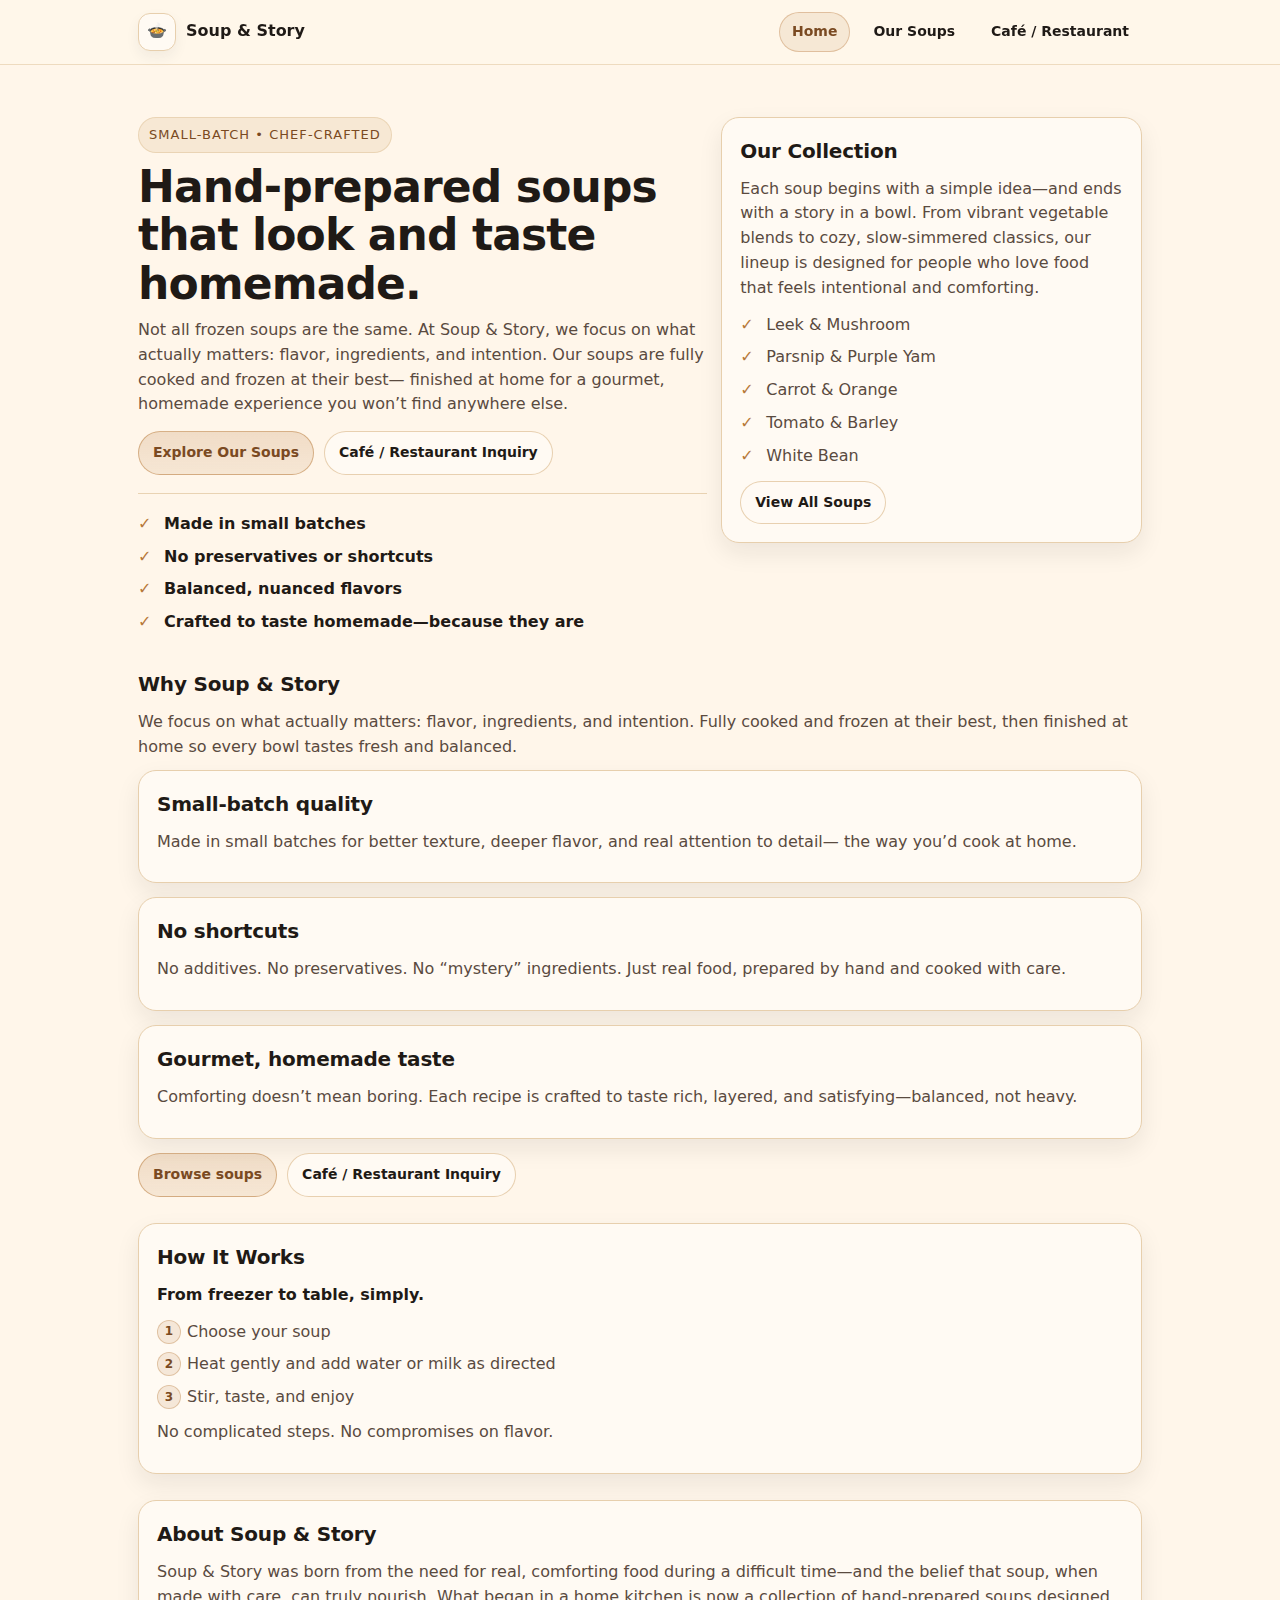
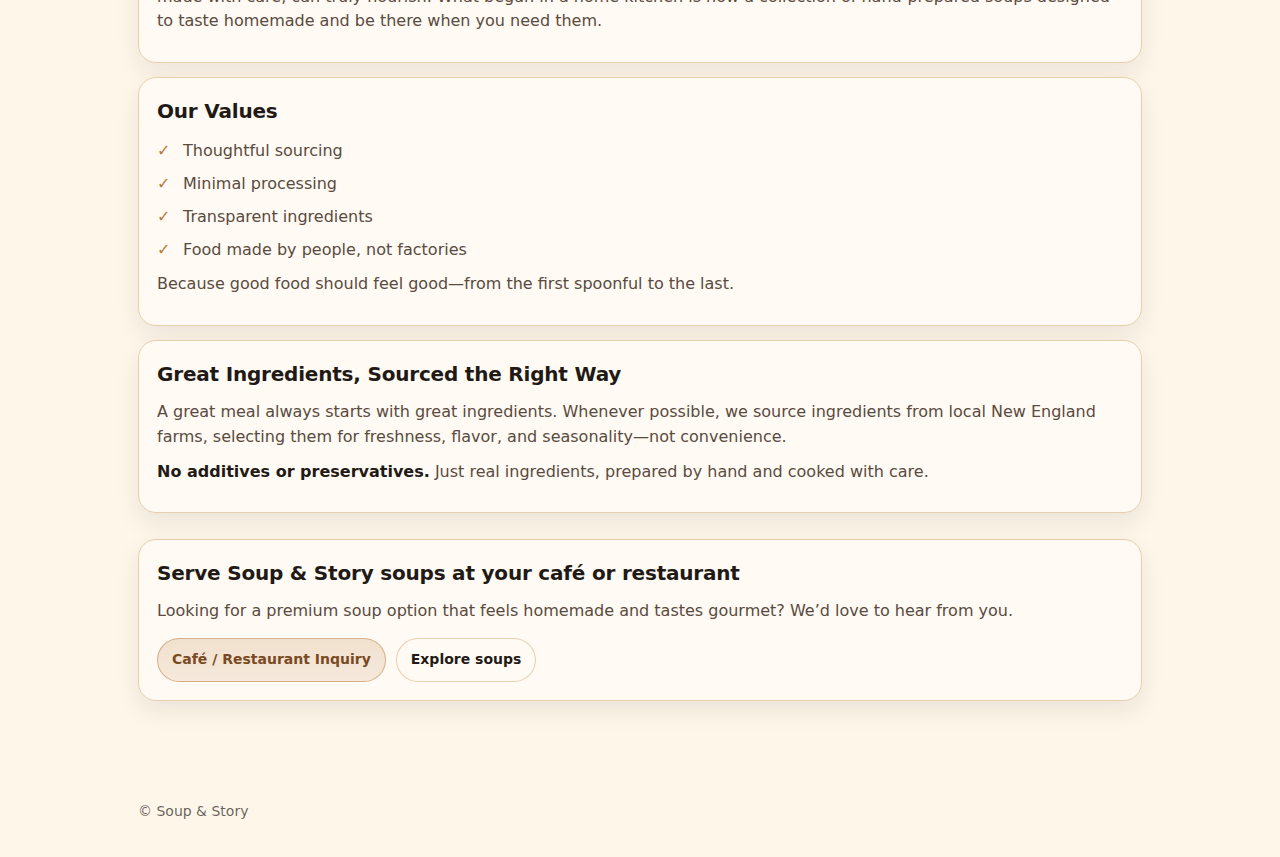
<file: index.html>
<!doctype html>
<html lang="en">
<head>
  <meta charset="utf-8">
  <title>Soup & Story | Gourmet Soup, Cooked with Care</title>
  <meta name="viewport" content="width=device-width, initial-scale=1">
  <meta name="description" content="Hand-prepared, small-batch soups that look and taste homemade. Fully cooked and frozen at their best—finished at home for a gourmet experience in minutes.">
  <link rel="stylesheet" href="style.css">
</head>
<body>

<header>
  <div class="navbar">
    <a class="brand" href="index.html">
      <div class="logo">🍲</div>
      <strong>Soup & Story</strong>
    </a>
    <nav>
      <ul>
        <li><a class="active" href="index.html">Home</a></li>
        <li><a href="soups.html">Our Soups</a></li>
        <li><a href="inquiry.html">Café / Restaurant</a></li>
      </ul>
    </nav>
  </div>
</header>

<main>

  <!-- HERO -->
  <section class="hero">
    <div>
      <div class="kicker">Small-batch • Chef-crafted</div>
      <h1>Hand-prepared soups that look and taste homemade.</h1>
      <p>
        Not all frozen soups are the same. At Soup & Story, we focus on what actually matters:
        flavor, ingredients, and intention. Our soups are fully cooked and frozen at their best—
        finished at home for a gourmet, homemade experience you won’t find anywhere else.
      </p>

      <div class="actions">
        <a class="button primary" href="soups.html">Explore Our Soups</a>
        <a class="button" href="inquiry.html">Café / Restaurant Inquiry</a>
      </div>

      <hr class="sep">

      <ul class="list-check">
        <li><strong>Made in small batches</strong></li>
        <li><strong>No preservatives or shortcuts</strong></li>
        <li><strong>Balanced, nuanced flavors</strong></li>
        <li><strong>Crafted to taste homemade—because they are</strong></li>
      </ul>
    </div>

    <div class="card">
      <h2>Our Collection</h2>
      <p>
        Each soup begins with a simple idea—and ends with a story in a bowl.
        From vibrant vegetable blends to cozy, slow-simmered classics, our lineup is designed
        for people who love food that feels intentional and comforting.
      </p>
      <ul class="list-check">
        <li>Leek & Mushroom</li>
        <li>Parsnip & Purple Yam</li>
        <li>Carrot & Orange</li>
        <li>Tomato & Barley</li>
        <li>White Bean</li>
      </ul>
      <div class="actions" style="margin-top:12px;">
        <a class="button" href="soups.html">View All Soups</a>
      </div>
    </div>
  </section>

  <!-- WHY -->
  <section>
    <h2>Why Soup & Story</h2>
    <p>
      We focus on what actually matters: flavor, ingredients, and intention.
      Fully cooked and frozen at their best, then finished at home so every bowl tastes fresh and balanced.
    </p>

    <div class="grid">
      <div class="card">
        <h2>Small-batch quality</h2>
        <p>
          Made in small batches for better texture, deeper flavor, and real attention to detail—
          the way you’d cook at home.
        </p>
      </div>

      <div class="card">
        <h2>No shortcuts</h2>
        <p>
          No additives. No preservatives. No “mystery” ingredients.
          Just real food, prepared by hand and cooked with care.
        </p>
      </div>

      <div class="card">
        <h2>Gourmet, homemade taste</h2>
        <p>
          Comforting doesn’t mean boring. Each recipe is crafted to taste rich, layered,
          and satisfying—balanced, not heavy.
        </p>
      </div>
    </div>

    <div class="actions" style="margin-top:14px;">
      <a class="button primary" href="soups.html">Browse soups</a>
      <a class="button" href="inquiry.html">Café / Restaurant Inquiry</a>
    </div>
  </section>

  <!-- HOW IT WORKS -->
  <section>
    <div class="card">
      <h2>How It Works</h2>
      <p><strong>From freezer to table, simply.</strong></p>
      <ol class="list-check">
        <li>Choose your soup</li>
        <li>Heat gently and add water or milk as directed</li>
        <li>Stir, taste, and enjoy</li>
      </ol>
      <p>No complicated steps. No compromises on flavor.</p>
    </div>
  </section>

  <!-- ABOUT + VALUES + INGREDIENTS -->
  <section>
    <div class="grid">
      <div class="card">
        <h2>About Soup & Story</h2>
        <p>
          Soup & Story was born from the need for real, comforting food during a difficult time—and the belief
          that soup, when made with care, can truly nourish. What began in a home kitchen is now a collection of
          hand-prepared soups designed to taste homemade and be there when you need them.
        </p>
      </div>

      <div class="card">
        <h2>Our Values</h2>
        <ul class="list-check">
          <li>Thoughtful sourcing</li>
          <li>Minimal processing</li>
          <li>Transparent ingredients</li>
          <li>Food made by people, not factories</li>
        </ul>
        <p>Because good food should feel good—from the first spoonful to the last.</p>
      </div>

      <div class="card">
        <h2>Great Ingredients, Sourced the Right Way</h2>
        <p>
          A great meal always starts with great ingredients. Whenever possible, we source ingredients from local
          New England farms, selecting them for freshness, flavor, and seasonality—not convenience.
        </p>
        <p><strong>No additives or preservatives.</strong> Just real ingredients, prepared by hand and cooked with care.</p>
      </div>
    </div>
  </section>

  <!-- FINAL CTA -->
  <section>
    <div class="card">
      <h2>Serve Soup & Story soups at your café or restaurant</h2>
      <p>
        Looking for a premium soup option that feels homemade and tastes gourmet?
        We’d love to hear from you.
      </p>
      <div class="actions">
        <a class="button primary" href="inquiry.html">Café / Restaurant Inquiry</a>
        <a class="button" href="soups.html">Explore soups</a>
      </div>
    </div>
  </section>

</main>

<footer>
  <div>© Soup & Story</div>
</footer>

</body>
</html>
</file>
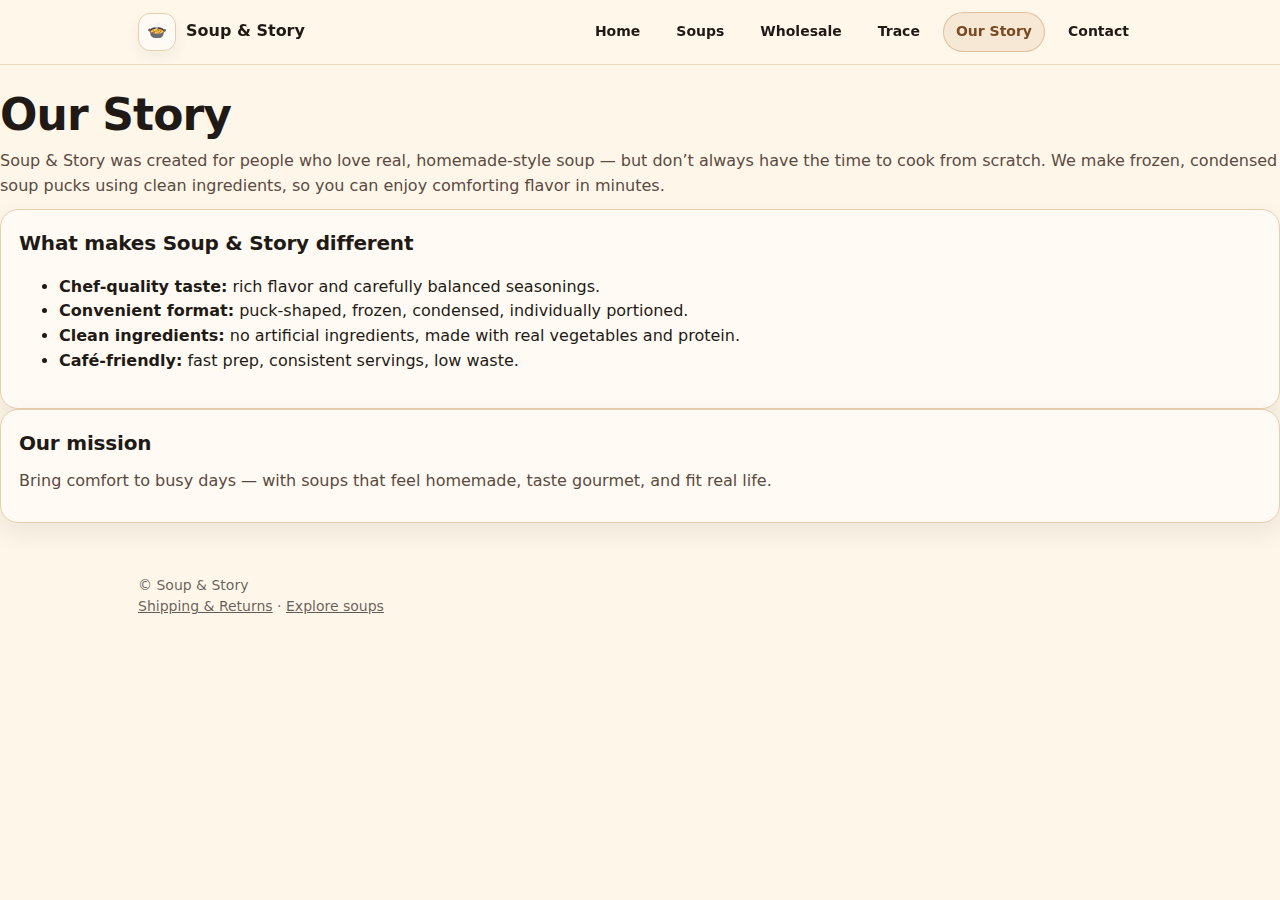
<file: about.html>
<!doctype html>
<html lang="en">
<head>
  <meta charset="utf-8">
  <title>Our Story | Soup & Story</title>
  <meta name="viewport" content="width=device-width, initial-scale=1">
  <link rel="stylesheet" href="style.css">
</head>
<body>

<header>
  <div class="navbar">
    <a class="brand" href="index.html">
      <div class="logo">🍲</div>
      <strong>Soup & Story</strong>
    </a>
<nav>
  <ul>
    <li><a href="index.html">Home</a></li>
    <li><a href="products.html">Soups</a></li>
    <li><a href="wholesale.html">Wholesale</a></li>
    <li><a href="traceability.html">Trace</a></li>
    <li><a class="active" href="about.html">Our Story</a></li>
    <li><a href="contact.html">Contact</a></li>
  </ul>
</nav>
  </div>
</header>

<section>
  <h1>Our Story</h1>
  <p>
    Soup & Story was created for people who love real, homemade-style soup — but don’t always have the time
    to cook from scratch. We make frozen, condensed soup pucks using clean ingredients, so you can enjoy
    comforting flavor in minutes.
  </p>

  <div class="card">
    <h2>What makes Soup & Story different</h2>
    <ul>
      <li><strong>Chef-quality taste:</strong> rich flavor and carefully balanced seasonings.</li>
      <li><strong>Convenient format:</strong> puck-shaped, frozen, condensed, individually portioned.</li>
      <li><strong>Clean ingredients:</strong> no artificial ingredients, made with real vegetables and protein.</li>
      <li><strong>Café-friendly:</strong> fast prep, consistent servings, low waste.</li>
    </ul>
  </div>

  <div class="card">
    <h2>Our mission</h2>
    <p>
      Bring comfort to busy days — with soups that feel homemade, taste gourmet, and fit real life.
    </p>
  </div>

</section>

<footer>
  <div>© Soup & Story</div>
  <div>
    <a href="shipping.html">Shipping & Returns</a> ·
    <a href="products.html">Explore soups</a>
  </div>
</footer>

</body>
</html>
</file>
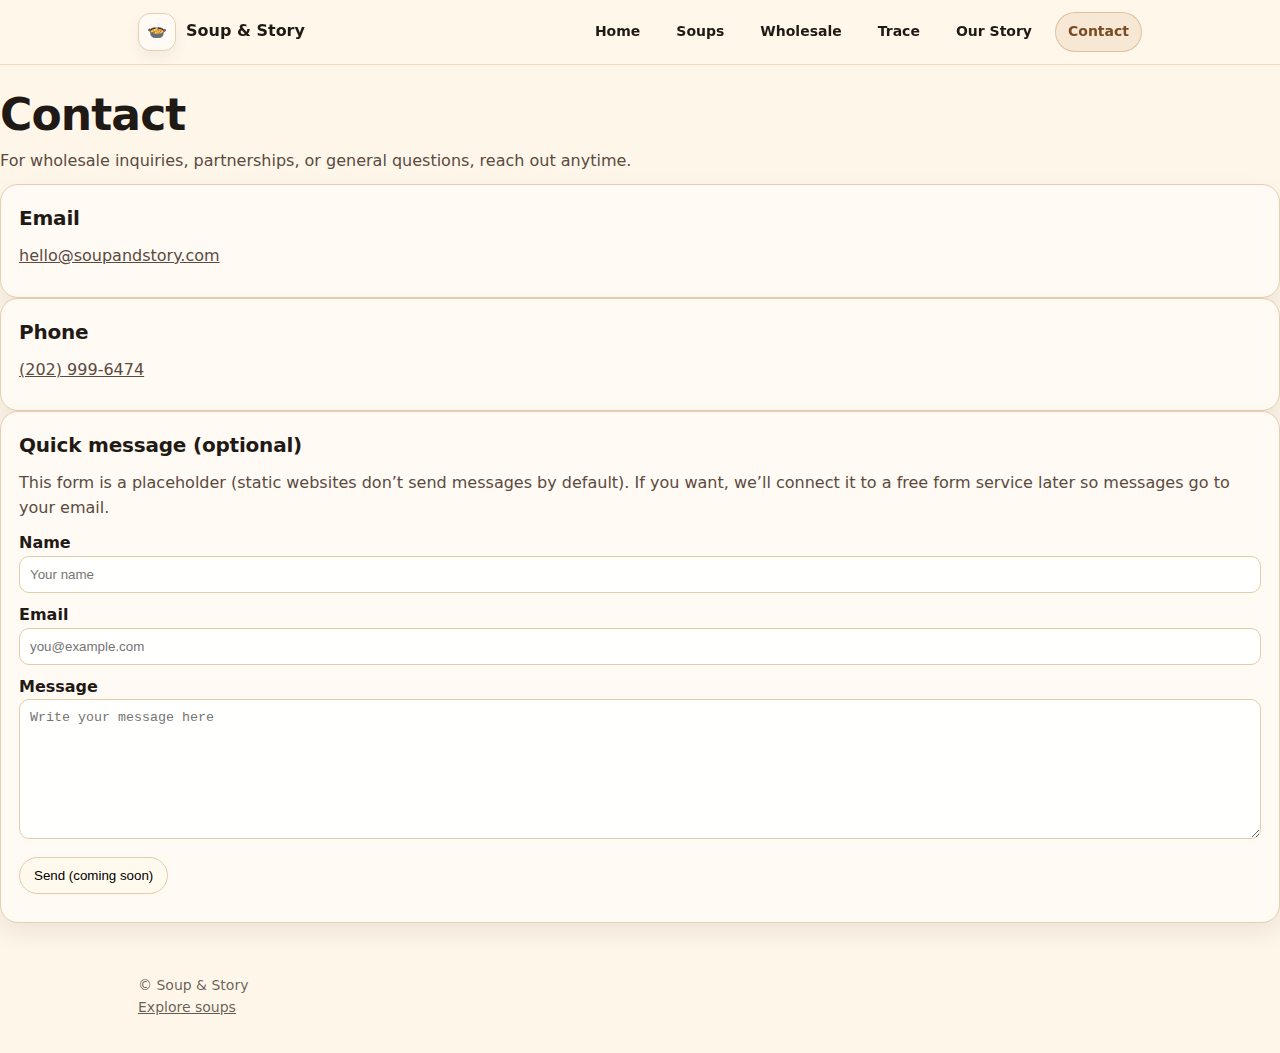
<file: contact.html>
<!doctype html>
<html lang="en">
<head>
  <meta charset="utf-8">
  <title>Contact | Soup & Story</title>
  <meta name="viewport" content="width=device-width, initial-scale=1">
  <link rel="stylesheet" href="style.css">
</head>
<body>

<header>
  <div class="navbar">
    <a class="brand" href="index.html">
      <div class="logo">🍲</div>
      <strong>Soup & Story</strong>
    </a>
<nav>
  <ul>
    <li><a href="index.html">Home</a></li>
    <li><a href="products.html">Soups</a></li>
    <li><a href="wholesale.html">Wholesale</a></li>
    <li><a href="traceability.html">Trace</a></li>
    <li><a href="about.html">Our Story</a></li>
    <li><a class="active" href="contact.html">Contact</a></li>
  </ul>
</nav>
  </div>
</header>

<section>
  <h1>Contact</h1>
  <p>
    For wholesale inquiries, partnerships, or general questions, reach out anytime.
  </p>

  <div class="card">
    <h2>Email</h2>
    <p><a href="mailto:hello@soupandstory.com">hello@soupandstory.com</a></p>
  </div>

  <div class="card">
    <h2>Phone</h2>
    <p><a href="tel:+12029996474">(202) 999-6474</a></p>
  </div>

  <div class="card">
    <h2>Quick message (optional)</h2>
    <p>
      This form is a placeholder (static websites don’t send messages by default).
      If you want, we’ll connect it to a free form service later so messages go to your email.
    </p>

    <form>
      <p>
        <label>Name<br>
          <input type="text" placeholder="Your name" style="width:100%; padding:10px; border-radius:10px; border:1px solid #e2cda8;">
        </label>
      </p>
      <p>
        <label>Email<br>
          <input type="email" placeholder="you@example.com" style="width:100%; padding:10px; border-radius:10px; border:1px solid #e2cda8;">
        </label>
      </p>
      <p>
        <label>Message<br>
          <textarea placeholder="Write your message here" style="width:100%; padding:10px; border-radius:10px; border:1px solid #e2cda8; min-height:140px;"></textarea>
        </label>
      </p>
      <p>
        <button type="button" style="padding:10px 14px; border-radius:999px; border:1px solid #e2cda8; background:#fff9ee; cursor:pointer;">
          Send (coming soon)
        </button>
      </p>
    </form>
  </div>
</section>

<footer>
  <div>© Soup & Story</div>
  <div><a href="products.html">Explore soups</a></div>
</footer>

</body>
</html>
</file>
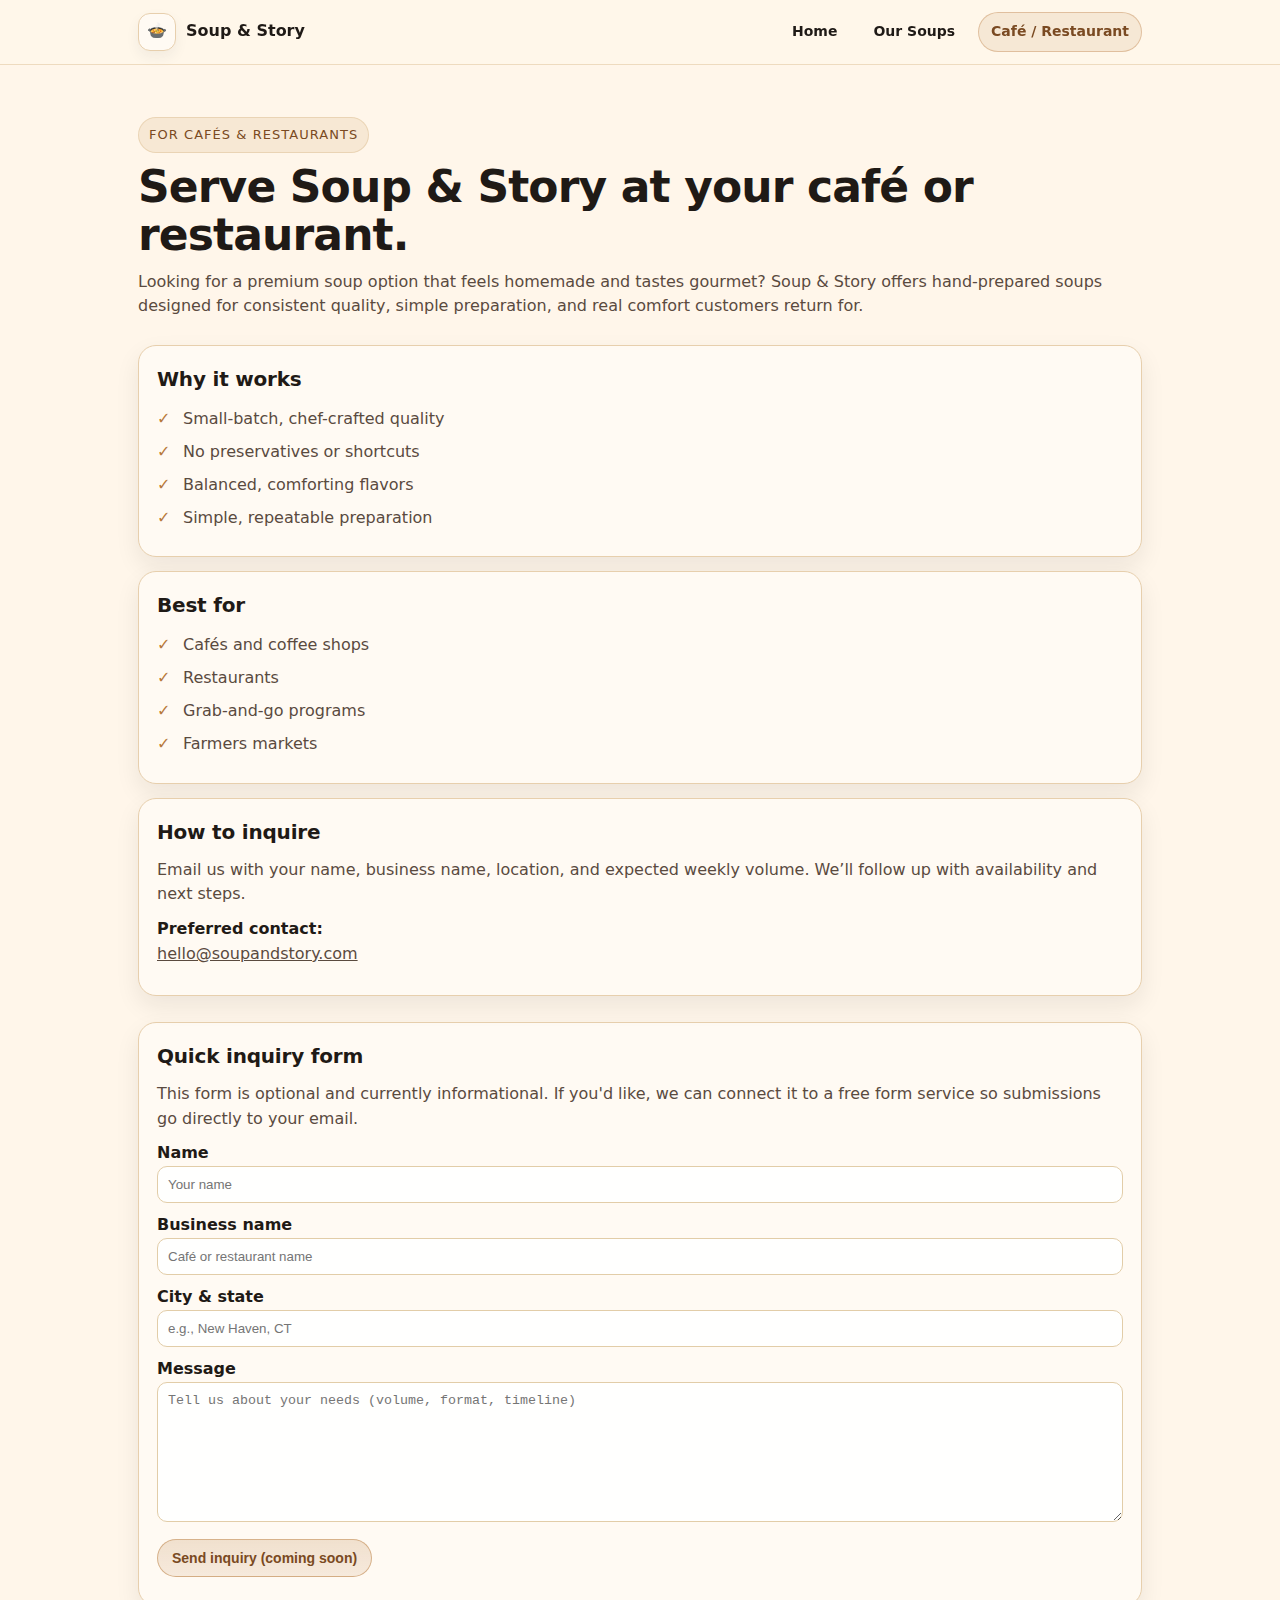
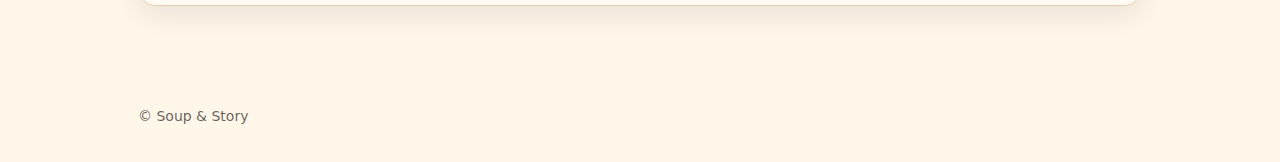
<file: inquiry.html>
<!doctype html>
<html lang="en">
<head>
  <meta charset="utf-8">
  <title>Café & Restaurant Inquiry | Soup & Story</title>
  <meta name="viewport" content="width=device-width, initial-scale=1">
  <meta name="description" content="Serve Soup & Story at your café or restaurant. Hand-prepared, small-batch soups designed for consistent quality and easy service.">
  <link rel="stylesheet" href="style.css">
</head>
<body>

<header>
  <div class="navbar">
    <a class="brand" href="index.html">
      <div class="logo">🍲</div>
      <strong>Soup & Story</strong>
    </a>
    <nav>
      <ul>
        <li><a href="index.html">Home</a></li>
        <li><a href="soups.html">Our Soups</a></li>
        <li><a class="active" href="inquiry.html">Café / Restaurant</a></li>
      </ul>
    </nav>
  </div>
</header>

<main>

  <!-- HERO -->
  <section>
    <div class="kicker">For Cafés & Restaurants</div>
    <h1>Serve Soup & Story at your café or restaurant.</h1>
    <p>
      Looking for a premium soup option that feels homemade and tastes gourmet?
      Soup & Story offers hand-prepared soups designed for consistent quality,
      simple preparation, and real comfort customers return for.
    </p>
  </section>

  <!-- WHY IT WORKS -->
  <section>
    <div class="grid">
      <div class="card">
        <h2>Why it works</h2>
        <ul class="list-check">
          <li>Small-batch, chef-crafted quality</li>
          <li>No preservatives or shortcuts</li>
          <li>Balanced, comforting flavors</li>
          <li>Simple, repeatable preparation</li>
        </ul>
      </div>

      <div class="card">
        <h2>Best for</h2>
        <ul class="list-check">
          <li>Cafés and coffee shops</li>
          <li>Restaurants</li>
          <li>Grab-and-go programs</li>
          <li>Farmers markets</li>
        </ul>
      </div>

      <div class="card">
        <h2>How to inquire</h2>
        <p>
          Email us with your name, business name, location, and expected weekly volume.
          We’ll follow up with availability and next steps.
        </p>
        <p>
          <strong>Preferred contact:</strong><br>
          <a href="mailto:hello@soupandstory.com">hello@soupandstory.com</a>
        </p>
      </div>
    </div>
  </section>

  <!-- OPTIONAL FORM -->
  <section>
    <div class="card">
      <h2>Quick inquiry form</h2>
      <p>
        This form is optional and currently informational.
        If you'd like, we can connect it to a free form service so submissions go directly to your email.
      </p>

      <form>
        <p>
          <label>Name<br>
            <input type="text" placeholder="Your name"
              style="width:100%; padding:10px; border-radius:10px; border:1px solid #e2cda8;">
          </label>
        </p>

        <p>
          <label>Business name<br>
            <input type="text" placeholder="Café or restaurant name"
              style="width:100%; padding:10px; border-radius:10px; border:1px solid #e2cda8;">
          </label>
        </p>

        <p>
          <label>City & state<br>
            <input type="text" placeholder="e.g., New Haven, CT"
              style="width:100%; padding:10px; border-radius:10px; border:1px solid #e2cda8;">
          </label>
        </p>

        <p>
          <label>Message<br>
            <textarea placeholder="Tell us about your needs (volume, format, timeline)"
              style="width:100%; padding:10px; border-radius:10px; border:1px solid #e2cda8; min-height:140px;"></textarea>
          </label>
        </p>

        <p>
          <button type="button" class="button primary">
            Send inquiry (coming soon)
          </button>
        </p>
      </form>
    </div>
  </section>

</main>

<footer>
  <div>© Soup & Story</div>
</footer>

</body>
</html>
</file>
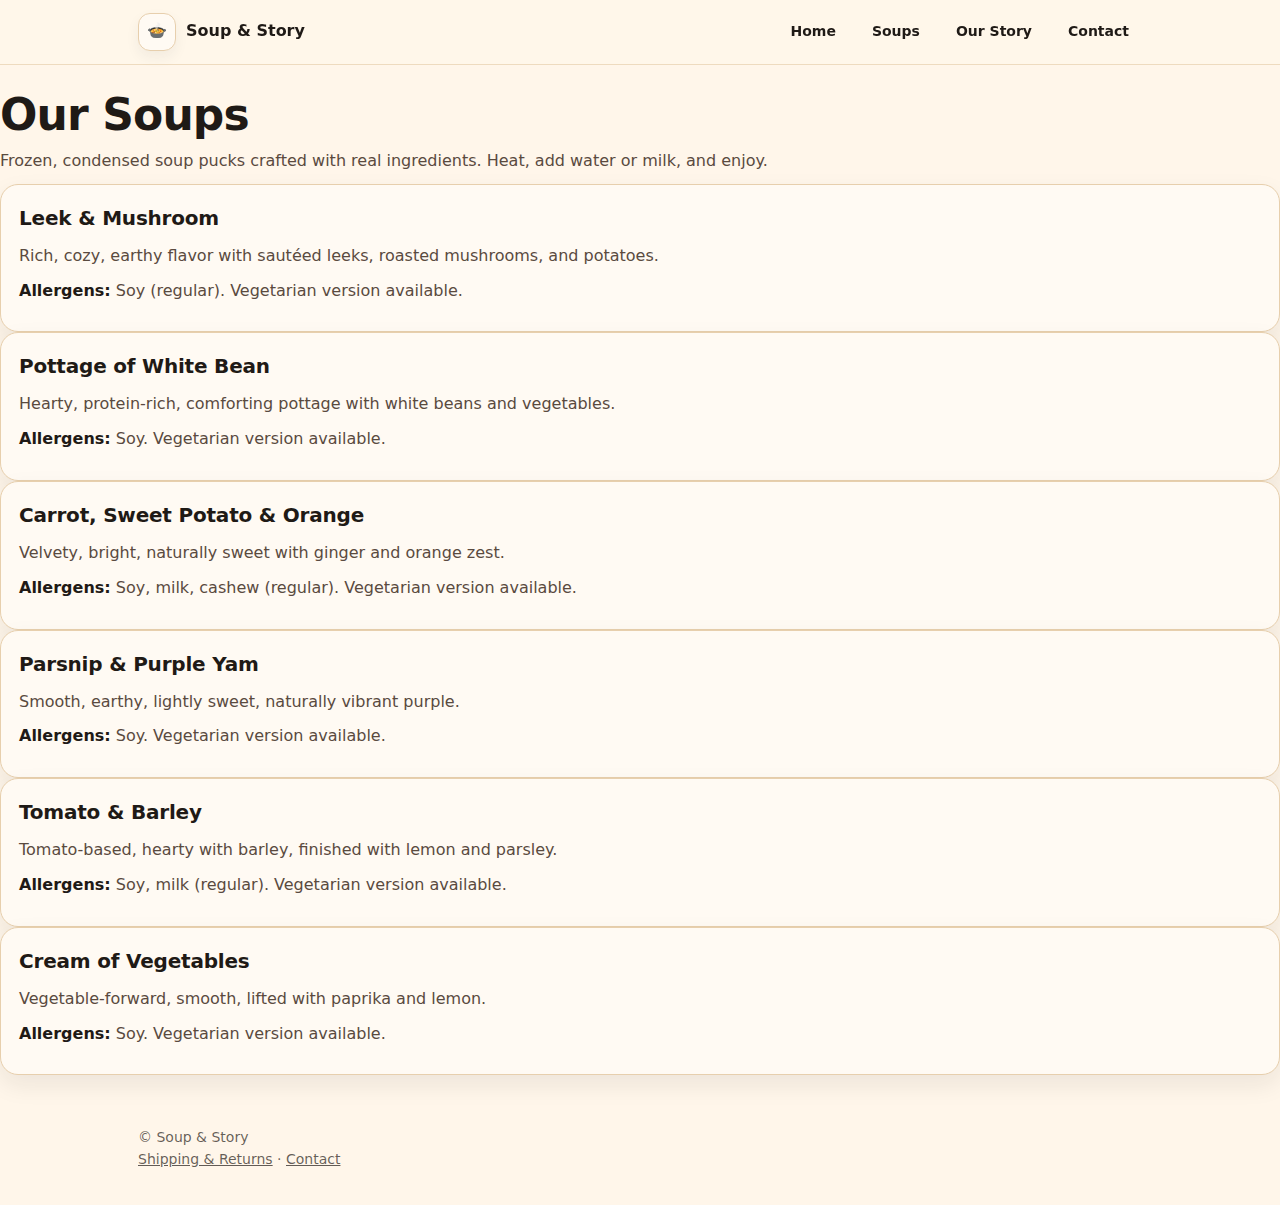
<file: products.html>
<!doctype html>
<html lang="en">
<head>
  <meta charset="utf-8">
  <title>Soups | Soup & Story</title>
  <meta name="viewport" content="width=device-width, initial-scale=1">
  <link rel="stylesheet" href="style.css">
</head>
<body>

<header>
  <div class="navbar">
    <a class="brand" href="index.html">
      <div class="logo">🍲</div>
      <strong>Soup & Story</strong>
    </a>
    
<nav>
<ul>
  <li><a href="index.html">Home</a></li>
  <li><a href="products.html">Soups</a></li>
  <li><a href="about.html">Our Story</a></li>
  <li><a href="contact.html">Contact</a></li>
</ul>
</nav>
  </div>
</header>

<section>
  <h1>Our Soups</h1>
  <p>
    Frozen, condensed soup pucks crafted with real ingredients.
    Heat, add water or milk, and enjoy.
  </p>

  <div class="card">
    <h2>Leek & Mushroom</h2>
    <p>Rich, cozy, earthy flavor with sautéed leeks, roasted mushrooms, and potatoes.</p>
    <p><strong>Allergens:</strong> Soy (regular). Vegetarian version available.</p>
  </div>

  <div class="card">
    <h2>Pottage of White Bean</h2>
    <p>Hearty, protein-rich, comforting pottage with white beans and vegetables.</p>
    <p><strong>Allergens:</strong> Soy. Vegetarian version available.</p>
  </div>

  <div class="card">
    <h2>Carrot, Sweet Potato & Orange</h2>
    <p>Velvety, bright, naturally sweet with ginger and orange zest.</p>
    <p><strong>Allergens:</strong> Soy, milk, cashew (regular). Vegetarian version available.</p>
  </div>

  <div class="card">
    <h2>Parsnip & Purple Yam</h2>
    <p>Smooth, earthy, lightly sweet, naturally vibrant purple.</p>
    <p><strong>Allergens:</strong> Soy. Vegetarian version available.</p>
  </div>

  <div class="card">
    <h2>Tomato & Barley</h2>
    <p>Tomato-based, hearty with barley, finished with lemon and parsley.</p>
    <p><strong>Allergens:</strong> Soy, milk (regular). Vegetarian version available.</p>
  </div>

  <div class="card">
    <h2>Cream of Vegetables</h2>
    <p>Vegetable-forward, smooth, lifted with paprika and lemon.</p>
    <p><strong>Allergens:</strong> Soy. Vegetarian version available.</p>
  </div>

</section>

<footer>
  <div>© Soup & Story</div>
  <div>
    <a href="shipping.html">Shipping & Returns</a> ·
    <a href="contact.html">Contact</a>
  </div>
</footer>

</body>
</html>
</file>
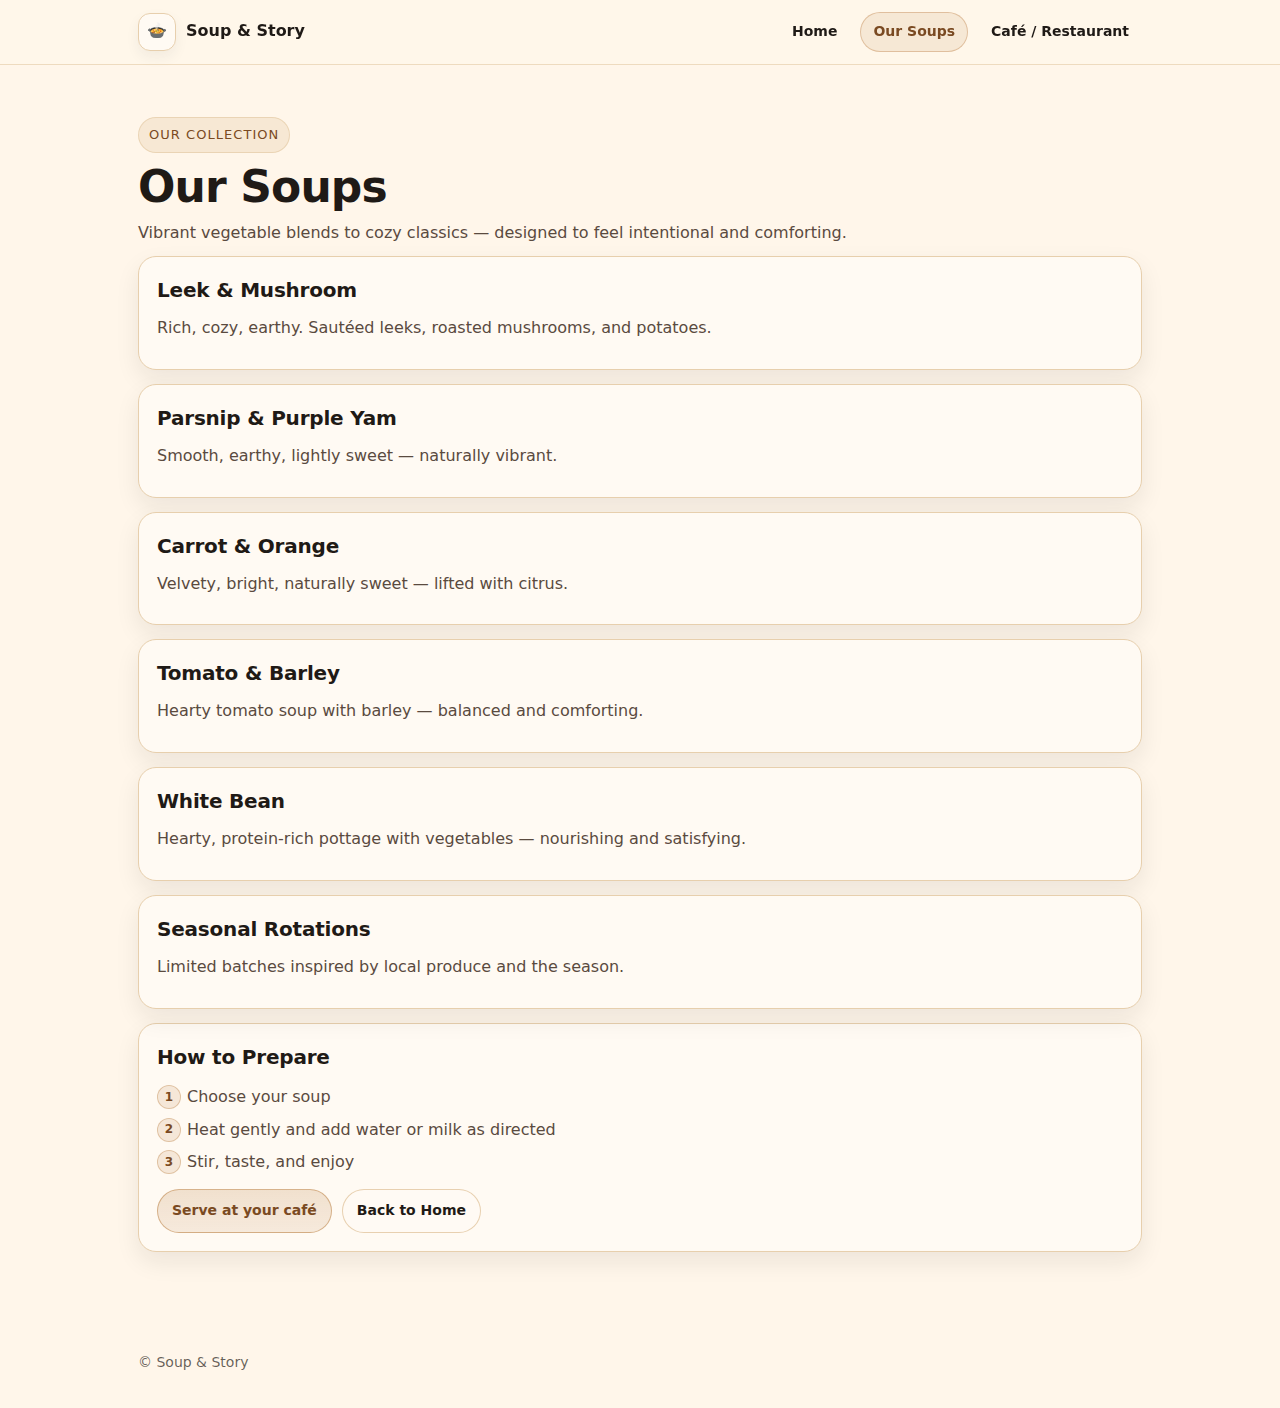
<file: Soups.html>
<!doctype html>
<html lang="en">
<head>
  <meta charset="utf-8">
  <title>Our Soups | Soup & Story</title>
  <meta name="viewport" content="width=device-width, initial-scale=1">
  <link rel="stylesheet" href="style.css">
</head>
<body>

<header>
  <div class="navbar">
    <a class="brand" href="index.html">
      <div class="logo">🍲</div>
      <strong>Soup & Story</strong>
    </a>
    <nav>
      <ul>
        <li><a href="index.html">Home</a></li>
        <li><a class="active" href="soups.html">Our Soups</a></li>
        <li><a href="inquiry.html">Café / Restaurant</a></li>
      </ul>
    </nav>
  </div>
</header>

<main>
  <section>
    <div class="kicker">Our Collection</div>
    <h1>Our Soups</h1>
    <p>Vibrant vegetable blends to cozy classics — designed to feel intentional and comforting.</p>

    <div class="grid">
      <div class="card">
        <h2>Leek & Mushroom</h2>
        <p>Rich, cozy, earthy. Sautéed leeks, roasted mushrooms, and potatoes.</p>
      </div>
      <div class="card">
        <h2>Parsnip & Purple Yam</h2>
        <p>Smooth, earthy, lightly sweet — naturally vibrant.</p>
      </div>
      <div class="card">
        <h2>Carrot & Orange</h2>
        <p>Velvety, bright, naturally sweet — lifted with citrus.</p>
      </div>
      <div class="card">
        <h2>Tomato & Barley</h2>
        <p>Hearty tomato soup with barley — balanced and comforting.</p>
      </div>
      <div class="card">
        <h2>White Bean</h2>
        <p>Hearty, protein-rich pottage with vegetables — nourishing and satisfying.</p>
      </div>
      <div class="card">
        <h2>Seasonal Rotations</h2>
        <p>Limited batches inspired by local produce and the season.</p>
      </div>
    </div>

    <div class="card" style="margin-top:14px;">
      <h2>How to Prepare</h2>
      <ol class="list-check">
        <li>Choose your soup</li>
        <li>Heat gently and add water or milk as directed</li>
        <li>Stir, taste, and enjoy</li>
      </ol>
      <div class="actions">
        <a class="button primary" href="inquiry.html">Serve at your café</a>
        <a class="button" href="index.html">Back to Home</a>
      </div>
    </div>
  </section>
</main>

<footer>
  <div>© Soup & Story</div>
</footer>

</body>
</html>
</file>
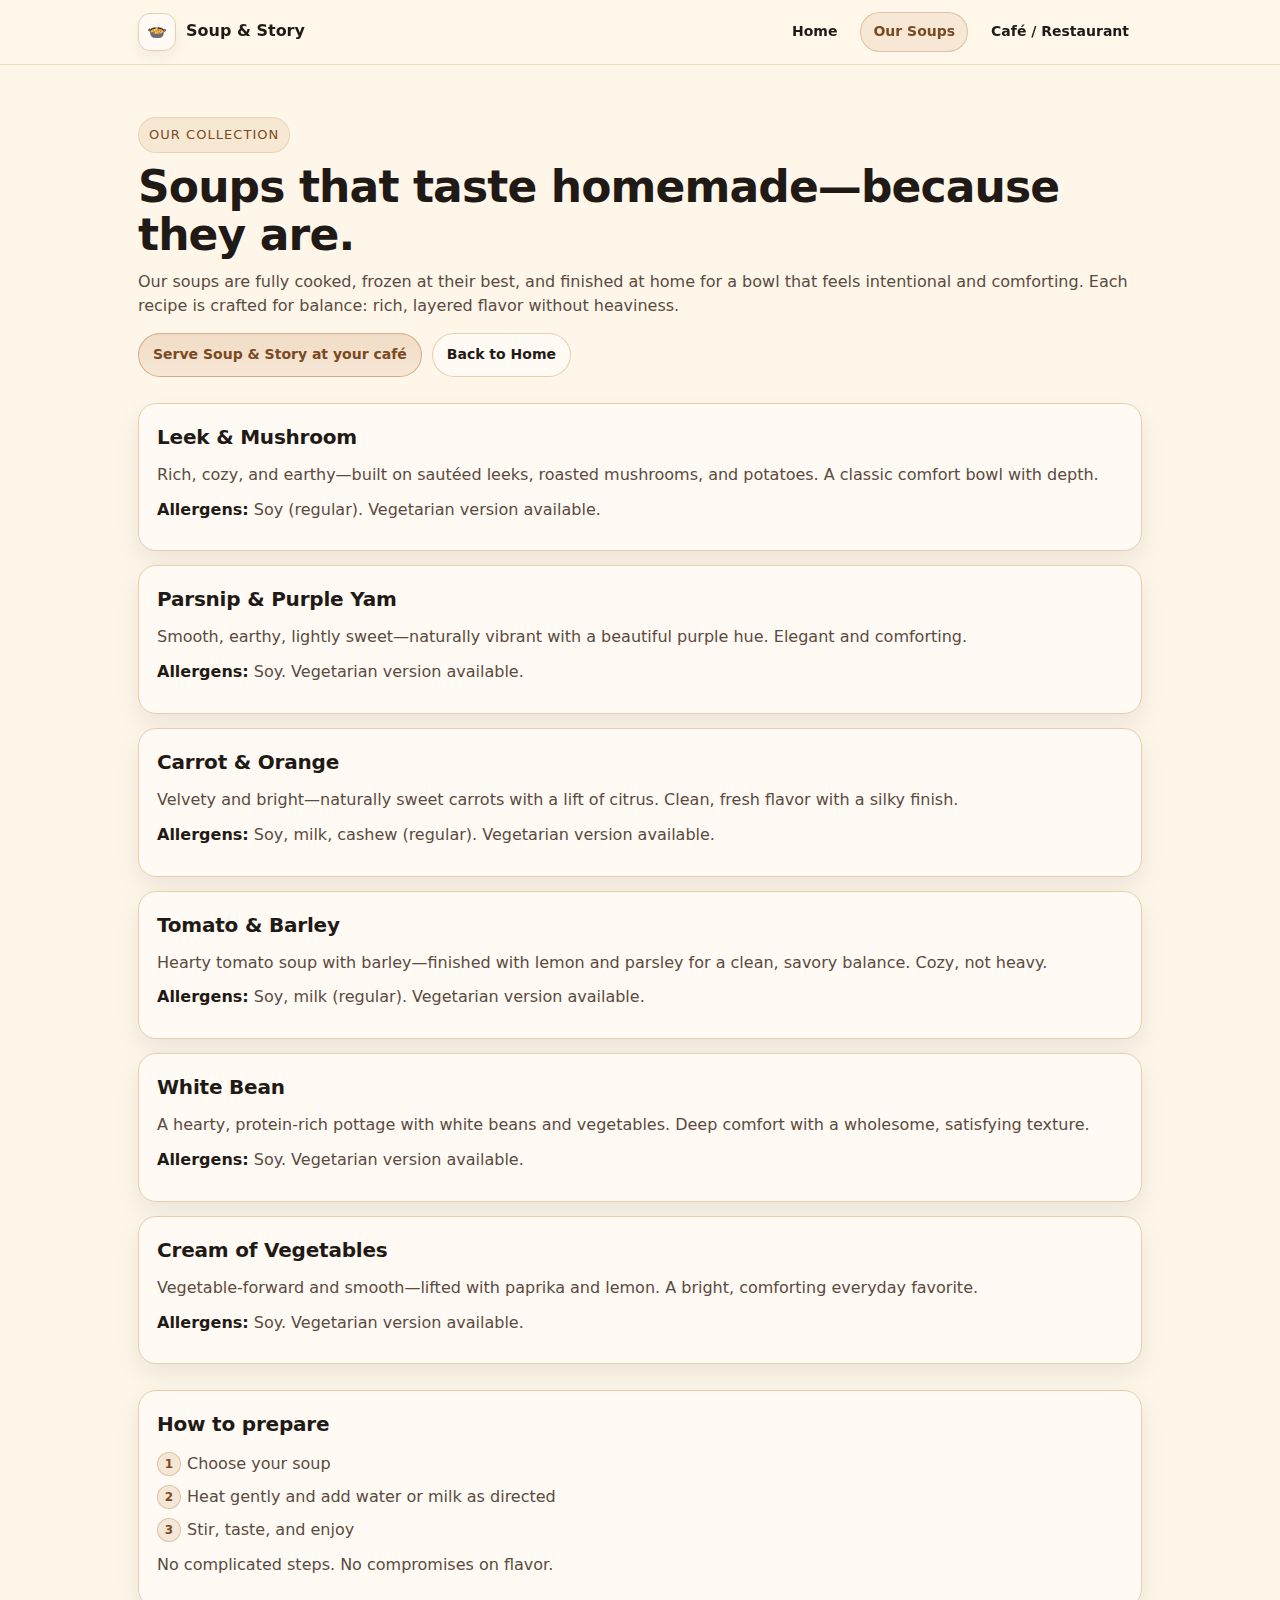
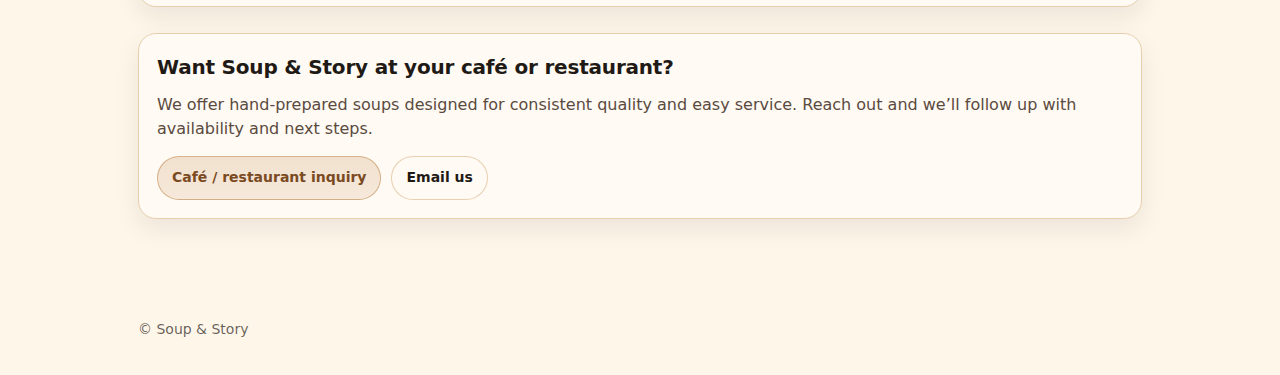
<file: soups.html>
<!doctype html>
<html lang="en">
<head>
  <meta charset="utf-8">
  <title>Our Soups | Soup & Story</title>
  <meta name="viewport" content="width=device-width, initial-scale=1">
  <meta name="description" content="Explore Soup & Story’s small-batch, hand-prepared soups. Fully cooked and frozen at their best—finished at home for a gourmet, homemade experience.">
  <link rel="stylesheet" href="style.css">
</head>
<body>

<header>
  <div class="navbar">
    <a class="brand" href="index.html">
      <div class="logo">🍲</div>
      <strong>Soup & Story</strong>
    </a>
    <nav>
      <ul>
        <li><a href="index.html">Home</a></li>
        <li><a class="active" href="soups.html">Our Soups</a></li>
        <li><a href="inquiry.html">Café / Restaurant</a></li>
      </ul>
    </nav>
  </div>
</header>

<main>

  <!-- INTRO -->
  <section>
    <div class="kicker">Our Collection</div>
    <h1>Soups that taste homemade—because they are.</h1>
    <p>
      Our soups are fully cooked, frozen at their best, and finished at home for a bowl that feels
      intentional and comforting. Each recipe is crafted for balance: rich, layered flavor without heaviness.
    </p>

    <div class="actions">
      <a class="button primary" href="inquiry.html">Serve Soup & Story at your café</a>
      <a class="button" href="index.html">Back to Home</a>
    </div>
  </section>

  <!-- GRID OF SOUPS -->
  <section>
    <div class="grid">

      <div class="card">
        <h2>Leek & Mushroom</h2>
        <p>
          Rich, cozy, and earthy—built on sautéed leeks, roasted mushrooms, and potatoes.
          A classic comfort bowl with depth.
        </p>
        <p><strong>Allergens:</strong> Soy (regular). Vegetarian version available.</p>
        <!-- Future image slot: add later if you want
        <img src="images/leek-mushroom.jpg" alt="Leek & Mushroom soup" style="width:100%; border-radius:14px; margin-top:12px; border:1px solid #e7cfad;">
        -->
      </div>

      <div class="card">
        <h2>Parsnip & Purple Yam</h2>
        <p>
          Smooth, earthy, lightly sweet—naturally vibrant with a beautiful purple hue.
          Elegant and comforting.
        </p>
        <p><strong>Allergens:</strong> Soy. Vegetarian version available.</p>
      </div>

      <div class="card">
        <h2>Carrot & Orange</h2>
        <p>
          Velvety and bright—naturally sweet carrots with a lift of citrus.
          Clean, fresh flavor with a silky finish.
        </p>
        <p><strong>Allergens:</strong> Soy, milk, cashew (regular). Vegetarian version available.</p>
      </div>

      <div class="card">
        <h2>Tomato & Barley</h2>
        <p>
          Hearty tomato soup with barley—finished with lemon and parsley for a clean, savory balance.
          Cozy, not heavy.
        </p>
        <p><strong>Allergens:</strong> Soy, milk (regular). Vegetarian version available.</p>
      </div>

      <div class="card">
        <h2>White Bean</h2>
        <p>
          A hearty, protein-rich pottage with white beans and vegetables.
          Deep comfort with a wholesome, satisfying texture.
        </p>
        <p><strong>Allergens:</strong> Soy. Vegetarian version available.</p>
      </div>

      <div class="card">
        <h2>Cream of Vegetables</h2>
        <p>
          Vegetable-forward and smooth—lifted with paprika and lemon.
          A bright, comforting everyday favorite.
        </p>
        <p><strong>Allergens:</strong> Soy. Vegetarian version available.</p>
      </div>

    </div>
  </section>

  <!-- HOW IT WORKS -->
  <section>
    <div class="card">
      <h2>How to prepare</h2>
      <ol class="list-check">
        <li>Choose your soup</li>
        <li>Heat gently and add water or milk as directed</li>
        <li>Stir, taste, and enjoy</li>
      </ol>
      <p>
        No complicated steps. No compromises on flavor.
      </p>
    </div>
  </section>

  <!-- CTA -->
  <section>
    <div class="card">
      <h2>Want Soup & Story at your café or restaurant?</h2>
      <p>
        We offer hand-prepared soups designed for consistent quality and easy service.
        Reach out and we’ll follow up with availability and next steps.
      </p>
      <div class="actions">
        <a class="button primary" href="inquiry.html">Café / restaurant inquiry</a>
        <a class="button" href="mailto:vesalyaghoobi@icloud.com">Email us</a>
      </div>
    </div>
  </section>

</main>

<footer>
  <div>© Soup & Story</div>
</footer>

</body>
</html>
</file>
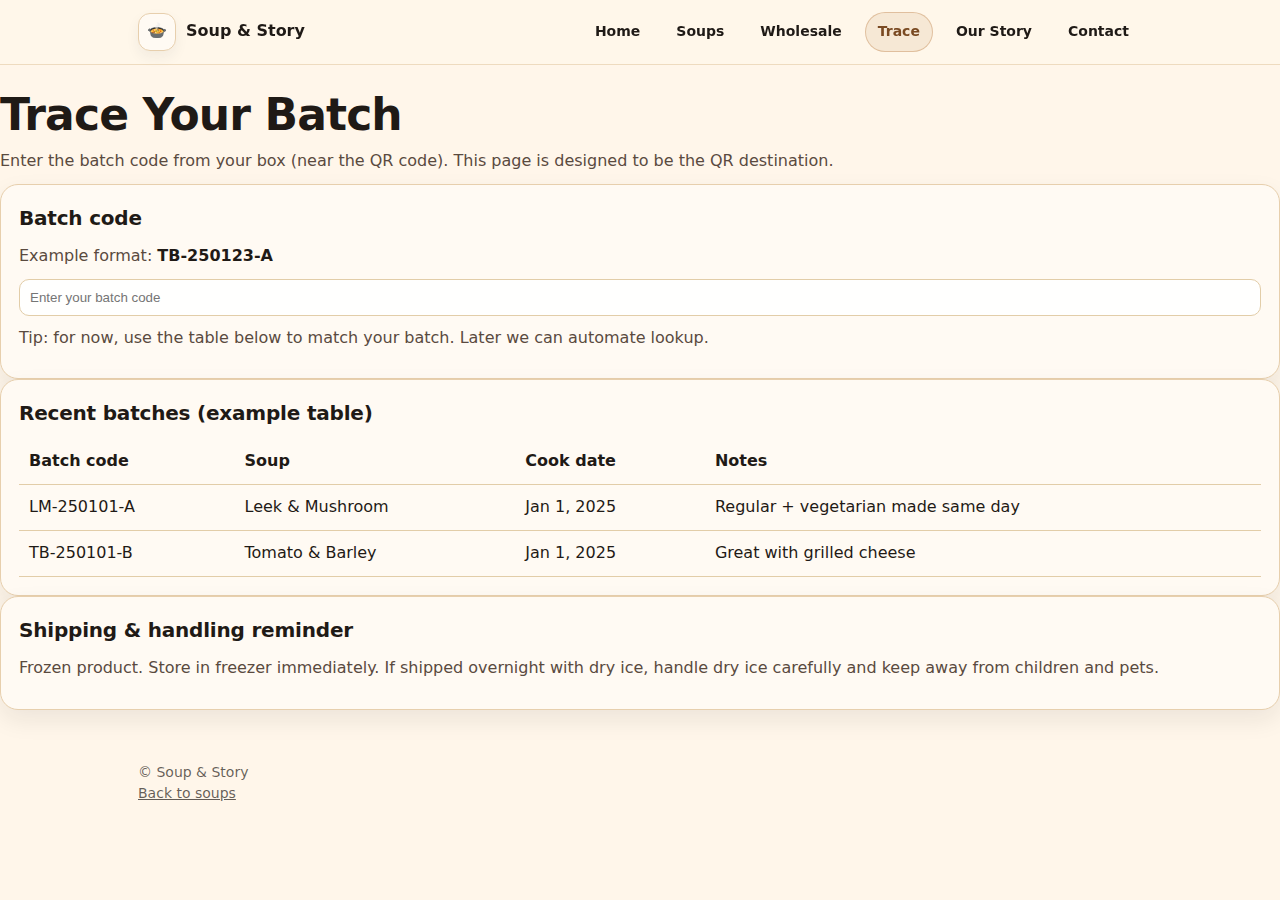
<file: traceability.html>
<!doctype html>
<html lang="en">
<head>
  <meta charset="utf-8">
  <title>Trace Your Batch | Soup & Story</title>
  <meta name="viewport" content="width=device-width, initial-scale=1">
  <link rel="stylesheet" href="style.css">
</head>
<body>

<header>
  <div class="navbar">
    <a class="brand" href="index.html">
      <div class="logo">🍲</div>
      <strong>Soup & Story</strong>
    </a>
<nav>
  <ul>
    <li><a href="index.html">Home</a></li>
    <li><a href="products.html">Soups</a></li>
    <li><a href="wholesale.html">Wholesale</a></li>
    <li><a class="active" href="traceability.html">Trace</a></li>
    <li><a href="about.html">Our Story</a></li>
    <li><a href="contact.html">Contact</a></li>
  </ul>
</nav>
  </div>
</header>

<section>
  <h1>Trace Your Batch</h1>
  <p>
    Enter the batch code from your box (near the QR code). This page is designed to be the QR destination.
  </p>

  <div class="card">
    <h2>Batch code</h2>
    <p>Example format: <strong>TB-250123-A</strong></p>
    <input id="batch" type="text" placeholder="Enter your batch code" style="width:100%; padding:10px; border-radius:10px; border:1px solid #e2cda8;">
    <p style="margin-top:10px;">
      Tip: for now, use the table below to match your batch. Later we can automate lookup.
    </p>
  </div>

  <div class="card">
    <h2>Recent batches (example table)</h2>
    <div style="overflow-x:auto;">
      <table style="width:100%; border-collapse:collapse;">
        <thead>
          <tr>
            <th style="text-align:left; padding:10px; border-bottom:1px solid #e2cda8;">Batch code</th>
            <th style="text-align:left; padding:10px; border-bottom:1px solid #e2cda8;">Soup</th>
            <th style="text-align:left; padding:10px; border-bottom:1px solid #e2cda8;">Cook date</th>
            <th style="text-align:left; padding:10px; border-bottom:1px solid #e2cda8;">Notes</th>
          </tr>
        </thead>
        <tbody>
          <tr>
            <td style="padding:10px; border-bottom:1px solid #e2cda8;">LM-250101-A</td>
            <td style="padding:10px; border-bottom:1px solid #e2cda8;">Leek & Mushroom</td>
            <td style="padding:10px; border-bottom:1px solid #e2cda8;">Jan 1, 2025</td>
            <td style="padding:10px; border-bottom:1px solid #e2cda8;">Regular + vegetarian made same day</td>
          </tr>
          <tr>
            <td style="padding:10px; border-bottom:1px solid #e2cda8;">TB-250101-B</td>
            <td style="padding:10px; border-bottom:1px solid #e2cda8;">Tomato & Barley</td>
            <td style="padding:10px; border-bottom:1px solid #e2cda8;">Jan 1, 2025</td>
            <td style="padding:10px; border-bottom:1px solid #e2cda8;">Great with grilled cheese</td>
          </tr>
        </tbody>
      </table>
    </div>
  </div>

  <div class="card">
    <h2>Shipping & handling reminder</h2>
    <p>
      Frozen product. Store in freezer immediately. If shipped overnight with dry ice, handle dry ice carefully
      and keep away from children and pets.
    </p>
  </div>
</section>

<footer>
  <div>© Soup & Story</div>
  <div><a href="products.html">Back to soups</a></div>
</footer>

</body>
</html>
</file>
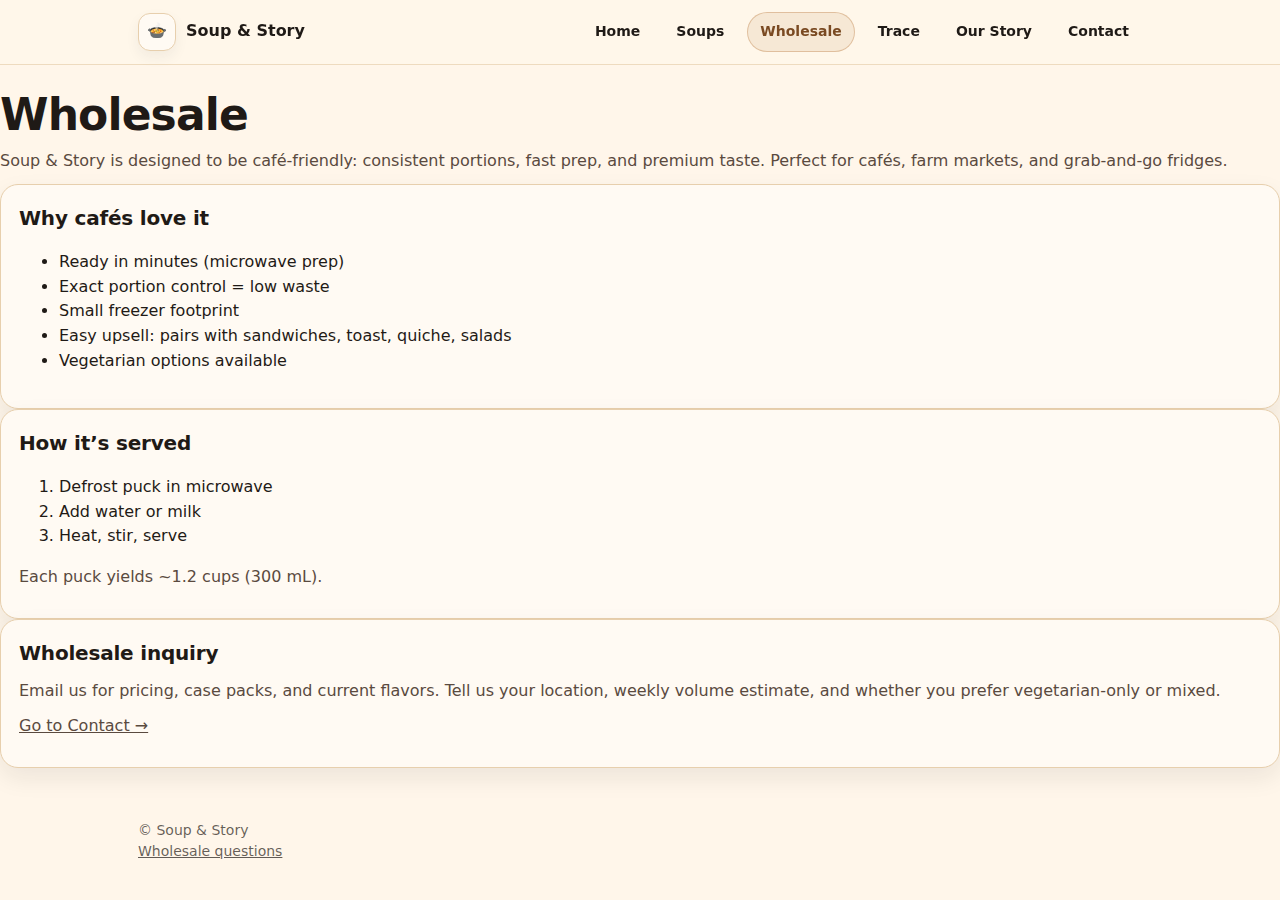
<file: wholesale.html>
<!doctype html>
<html lang="en">
<head>
  <meta charset="utf-8">
  <title>Wholesale | Soup & Story</title>
  <meta name="viewport" content="width=device-width, initial-scale=1">
  <link rel="stylesheet" href="style.css">
</head>
<body>

<header>
  <div class="navbar">
    <a class="brand" href="index.html">
      <div class="logo">🍲</div>
      <strong>Soup & Story</strong>
    </a>
<nav>
  <ul>
    <li><a href="index.html">Home</a></li>
    <li><a href="products.html">Soups</a></li>
    <li><a class="active" href="wholesale.html">Wholesale</a></li>
    <li><a href="traceability.html">Trace</a></li>
    <li><a href="about.html">Our Story</a></li>
    <li><a href="contact.html">Contact</a></li>
  </ul>
</nav>
  </div>
</header>

<section>
  <h1>Wholesale</h1>
  <p>
    Soup & Story is designed to be café-friendly: consistent portions, fast prep, and premium taste.
    Perfect for cafés, farm markets, and grab-and-go fridges.
  </p>

  <div class="card">
    <h2>Why cafés love it</h2>
    <ul>
      <li>Ready in minutes (microwave prep)</li>
      <li>Exact portion control = low waste</li>
      <li>Small freezer footprint</li>
      <li>Easy upsell: pairs with sandwiches, toast, quiche, salads</li>
      <li>Vegetarian options available</li>
    </ul>
  </div>

  <div class="card">
    <h2>How it’s served</h2>
    <ol>
      <li>Defrost puck in microwave</li>
      <li>Add water or milk</li>
      <li>Heat, stir, serve</li>
    </ol>
    <p>Each puck yields ~1.2 cups (300 mL).</p>
  </div>

  <div class="card">
    <h2>Wholesale inquiry</h2>
    <p>
      Email us for pricing, case packs, and current flavors.
      Tell us your location, weekly volume estimate, and whether you prefer vegetarian-only or mixed.
    </p>
    <p>
      <a href="contact.html">Go to Contact →</a>
    </p>
  </div>

</section>

<footer>
  <div>© Soup & Story</div>
  <div><a href="contact.html">Wholesale questions</a></div>
</footer>

</body>
</html>
</file>
<file: style.css>
/* Soup & Story — Warm / Chef-crafted style */

:root{
  --bg: #fff6ea;          /* warm cream */
  --paper: #fffaf3;       /* card background */
  --ink: #1f1a16;         /* deep brown-black */
  --muted: #5a4a3f;       /* warm muted text */
  --line: #e7cfad;        /* warm border */
  --accent: #b7793a;      /* caramel */
  --accent-2: #7a4a22;    /* deeper caramel */
  --shadow: 0 10px 24px rgba(31, 26, 22, 0.08);
  --radius: 18px;
  --max: 1040px;
}

*{ box-sizing:border-box; }
html, body{ height:100%; }
body{
  margin:0;
  font-family: ui-sans-serif, system-ui, -apple-system, Segoe UI, Roboto, Helvetica, Arial, "Apple Color Emoji","Segoe UI Emoji";
  background: var(--bg);
  color: var(--ink);
  line-height: 1.55;
}

a{ color: inherit; }
a:hover{ opacity: .92; }

main{
  max-width: var(--max);
  margin: 0 auto;
  padding: 26px 18px 48px;
}

section{
  margin: 26px 0;
}

h1{
  font-size: clamp(30px, 4vw, 44px);
  line-height: 1.1;
  margin: 10px 0 10px;
  letter-spacing: -0.02em;
}
h2{
  font-size: 20px;
  margin: 0 0 10px;
  letter-spacing: -0.01em;
}
p{ margin: 10px 0; color: var(--muted); }
strong{ color: var(--ink); }

.kicker{
  display:inline-block;
  font-size: 13px;
  letter-spacing: .08em;
  text-transform: uppercase;
  color: var(--accent-2);
  background: rgba(231, 207, 173, .35);
  border: 1px solid rgba(231, 207, 173, .8);
  padding: 7px 10px;
  border-radius: 999px;
}

/* Header + Nav */
header{
  position: sticky;
  top: 0;
  z-index: 50;
  background: rgba(255, 246, 234, .82);
  backdrop-filter: blur(10px);
  border-bottom: 1px solid rgba(231, 207, 173, .7);
}
.navbar{
  max-width: var(--max);
  margin: 0 auto;
  padding: 12px 18px;
  display:flex;
  align-items:center;
  justify-content: space-between;
  gap: 14px;
}

.brand{
  display:flex;
  align-items:center;
  gap: 10px;
  text-decoration:none;
}
.logo{
  width: 38px;
  height: 38px;
  display:grid;
  place-items:center;
  border-radius: 12px;
  background: var(--paper);
  border: 1px solid var(--line);
  box-shadow: 0 6px 14px rgba(31,26,22,.06);
}

nav ul{
  list-style:none;
  margin:0;
  padding:0;
  display:flex;
  gap: 10px;
  flex-wrap: wrap;
  justify-content: flex-end;
}
nav a{
  text-decoration:none;
  display:inline-block;
  padding: 8px 12px;
  border-radius: 999px;
  border: 1px solid transparent;
  color: var(--ink);
  font-weight: 600;
  font-size: 14px;
}
nav a:hover{
  border-color: rgba(231, 207, 173, .9);
  background: rgba(255, 250, 243, .85);
}
nav a.active{
  background: rgba(183, 121, 58, .12);
  border-color: rgba(183, 121, 58, .35);
  color: var(--accent-2);
}

/* Cards */
.card{
  background: var(--paper);
  border: 1px solid var(--line);
  border-radius: var(--radius);
  padding: 18px;
  box-shadow: var(--shadow);
}
.card h2{ color: var(--ink); }
.card p{ color: var(--muted); }

/* Layout helpers */
.grid{
  display:grid;
  gap: 14px;
  grid-template-columns: repeat(12, 1fr);
}
.grid > .card{ grid-column: span 12; }

.hero{
  display:grid;
  gap: 14px;
  grid-template-columns: 1fr;
  align-items: start;
}
@media (min-width: 880px){
  .hero{
    grid-template-columns: 1.15fr .85fr;
  }
}

/* Buttons + actions */
.actions{
  display:flex;
  flex-wrap: wrap;
  gap: 10px;
  margin-top: 14px;
}

.button{
  display:inline-block;
  text-decoration:none;
  font-weight: 700;
  font-size: 14px;
  padding: 10px 14px;
  border-radius: 999px;
  border: 1px solid rgba(231, 207, 173, .95);
  background: rgba(255, 250, 243, .95);
  color: var(--ink);
  transition: transform .08s ease, box-shadow .15s ease, background .15s ease;
}
.button:hover{
  background: #ffffff;
  box-shadow: 0 10px 20px rgba(31,26,22,.08);
}
.button:active{
  transform: translateY(1px);
}

.button.primary{
  border-color: rgba(183, 121, 58, .5);
  background: linear-gradient(180deg, rgba(183,121,58,.20), rgba(183,121,58,.12));
  color: var(--accent-2);
}

/* Lists (check style) */
.list-check{
  margin: 12px 0 0;
  padding-left: 0;
  list-style: none;
  color: var(--muted);
}
.list-check li{
  position: relative;
  padding-left: 26px;
  margin: 8px 0;
}
.list-check li::before{
  content: "✓";
  position:absolute;
  left: 0;
  top: 0;
  color: var(--accent);
  font-weight: 800;
}

ol.list-check{
  padding-left: 0;
  list-style: none;
  counter-reset: step;
}
ol.list-check li{
  padding-left: 30px;
}
ol.list-check li::before{
  content: counter(step);
  counter-increment: step;
  width: 22px;
  height: 22px;
  border-radius: 999px;
  display:grid;
  place-items:center;
  background: rgba(183,121,58,.14);
  border: 1px solid rgba(183,121,58,.35);
  color: var(--accent-2);
  font-size: 12px;
  font-weight: 800;
}

/* Separator */
.sep{
  border: 0;
  height: 1px;
  background: rgba(231, 207, 173, .9);
  margin: 18px 0;
}

/* Forms */
label{
  font-weight: 700;
  color: var(--ink);
}
input, select, textarea{
  width: 100%;
  padding: 10px;
  border-radius: 12px;
  border: 1px solid var(--line);
  background: rgba(255, 255, 255, .85);
  color: var(--ink);
  outline: none;
}
textarea{ min-height: 150px; }
input:focus, select:focus, textarea:focus{
  border-color: rgba(183,121,58,.55);
  box-shadow: 0 0 0 4px rgba(183,121,58,.10);
}

/* Footer */
footer{
  max-width: var(--max);
  margin: 0 auto;
  padding: 26px 18px 34px;
  color: rgba(31,26,22,.70);
  font-size: 14px;
}
</file>
